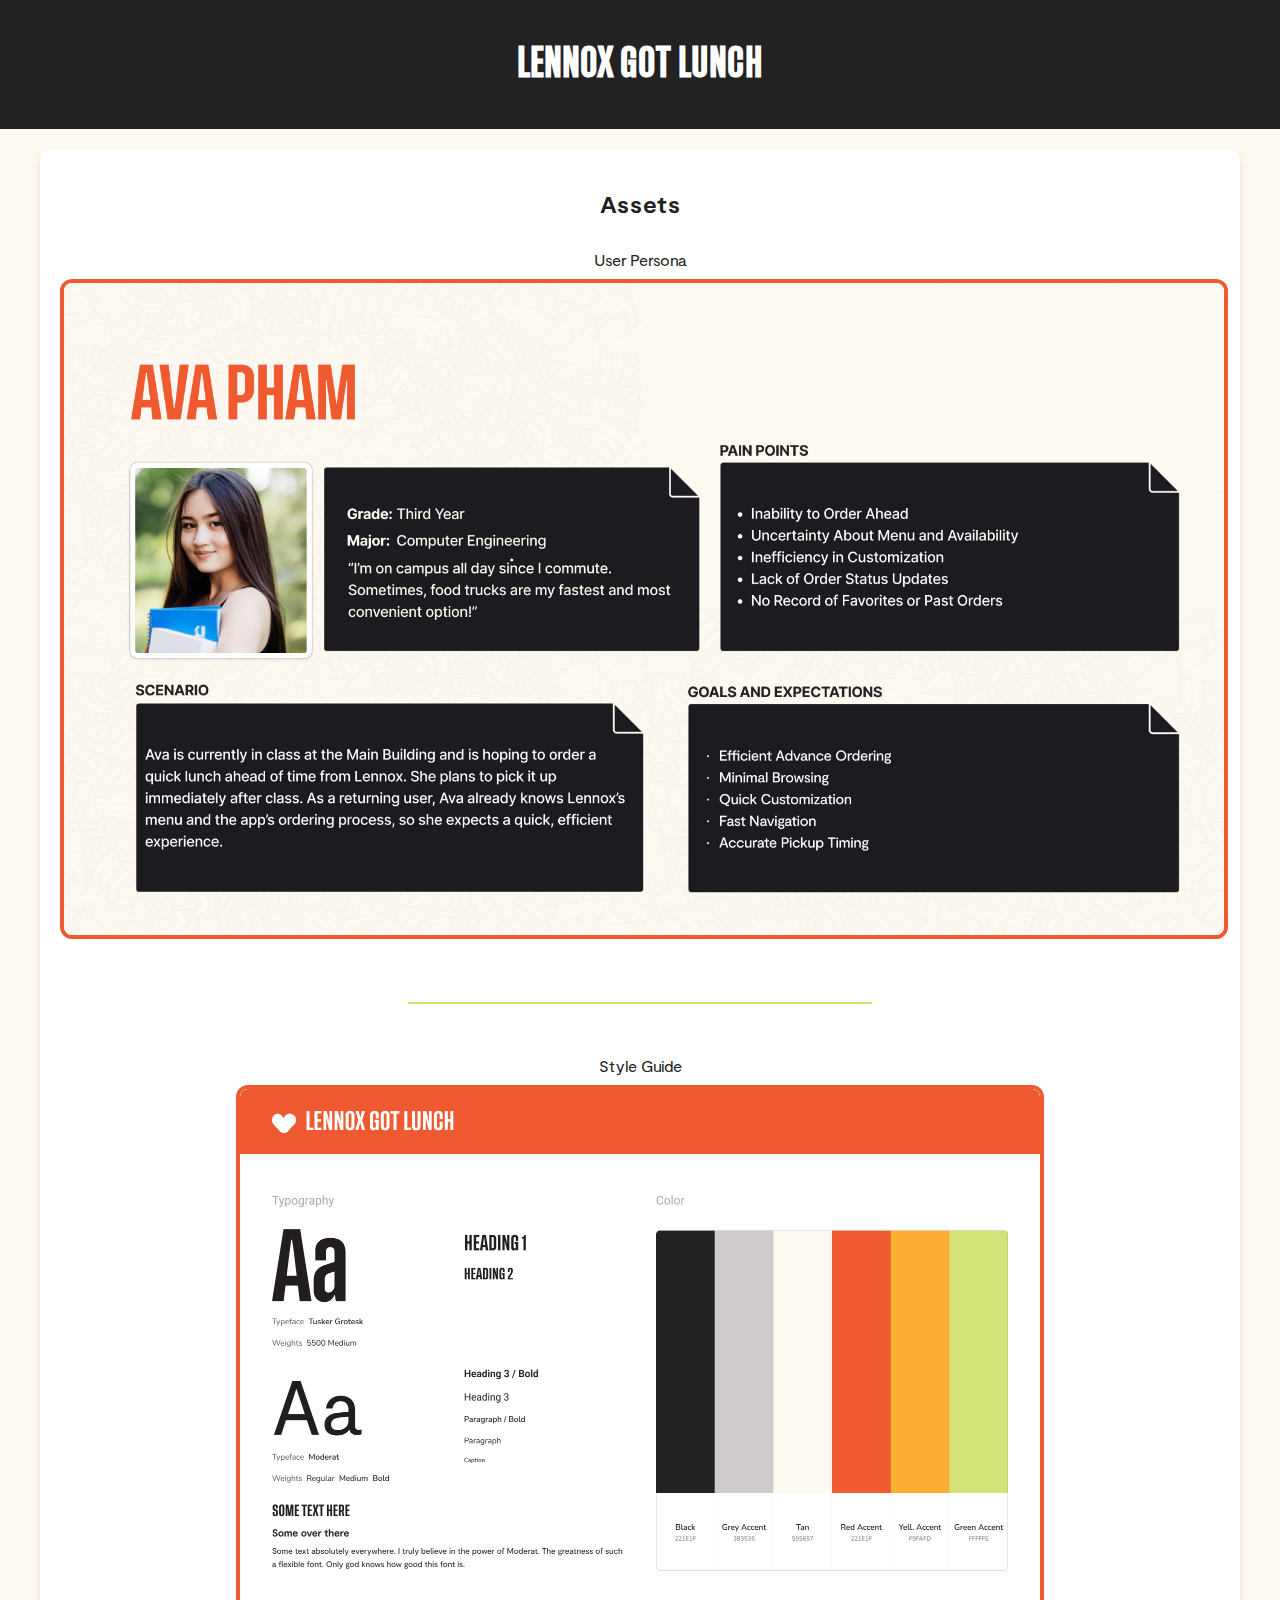
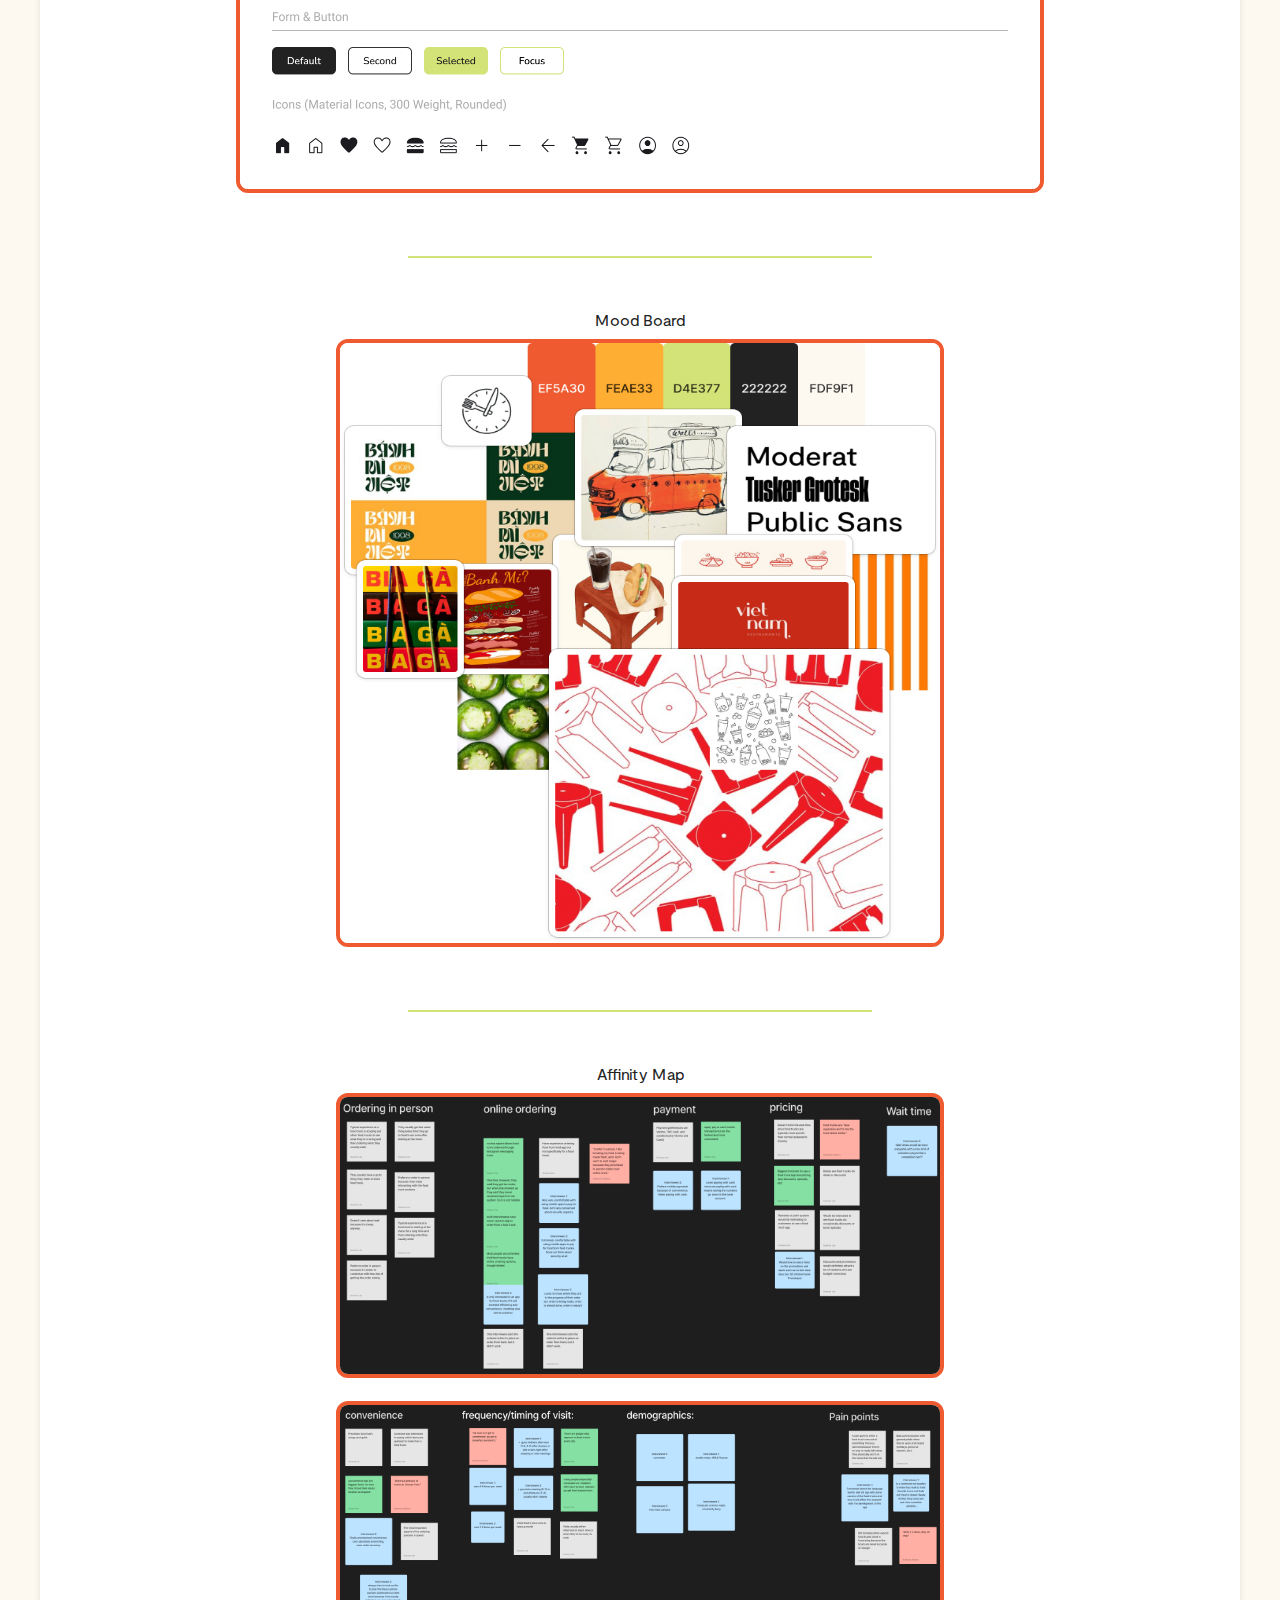
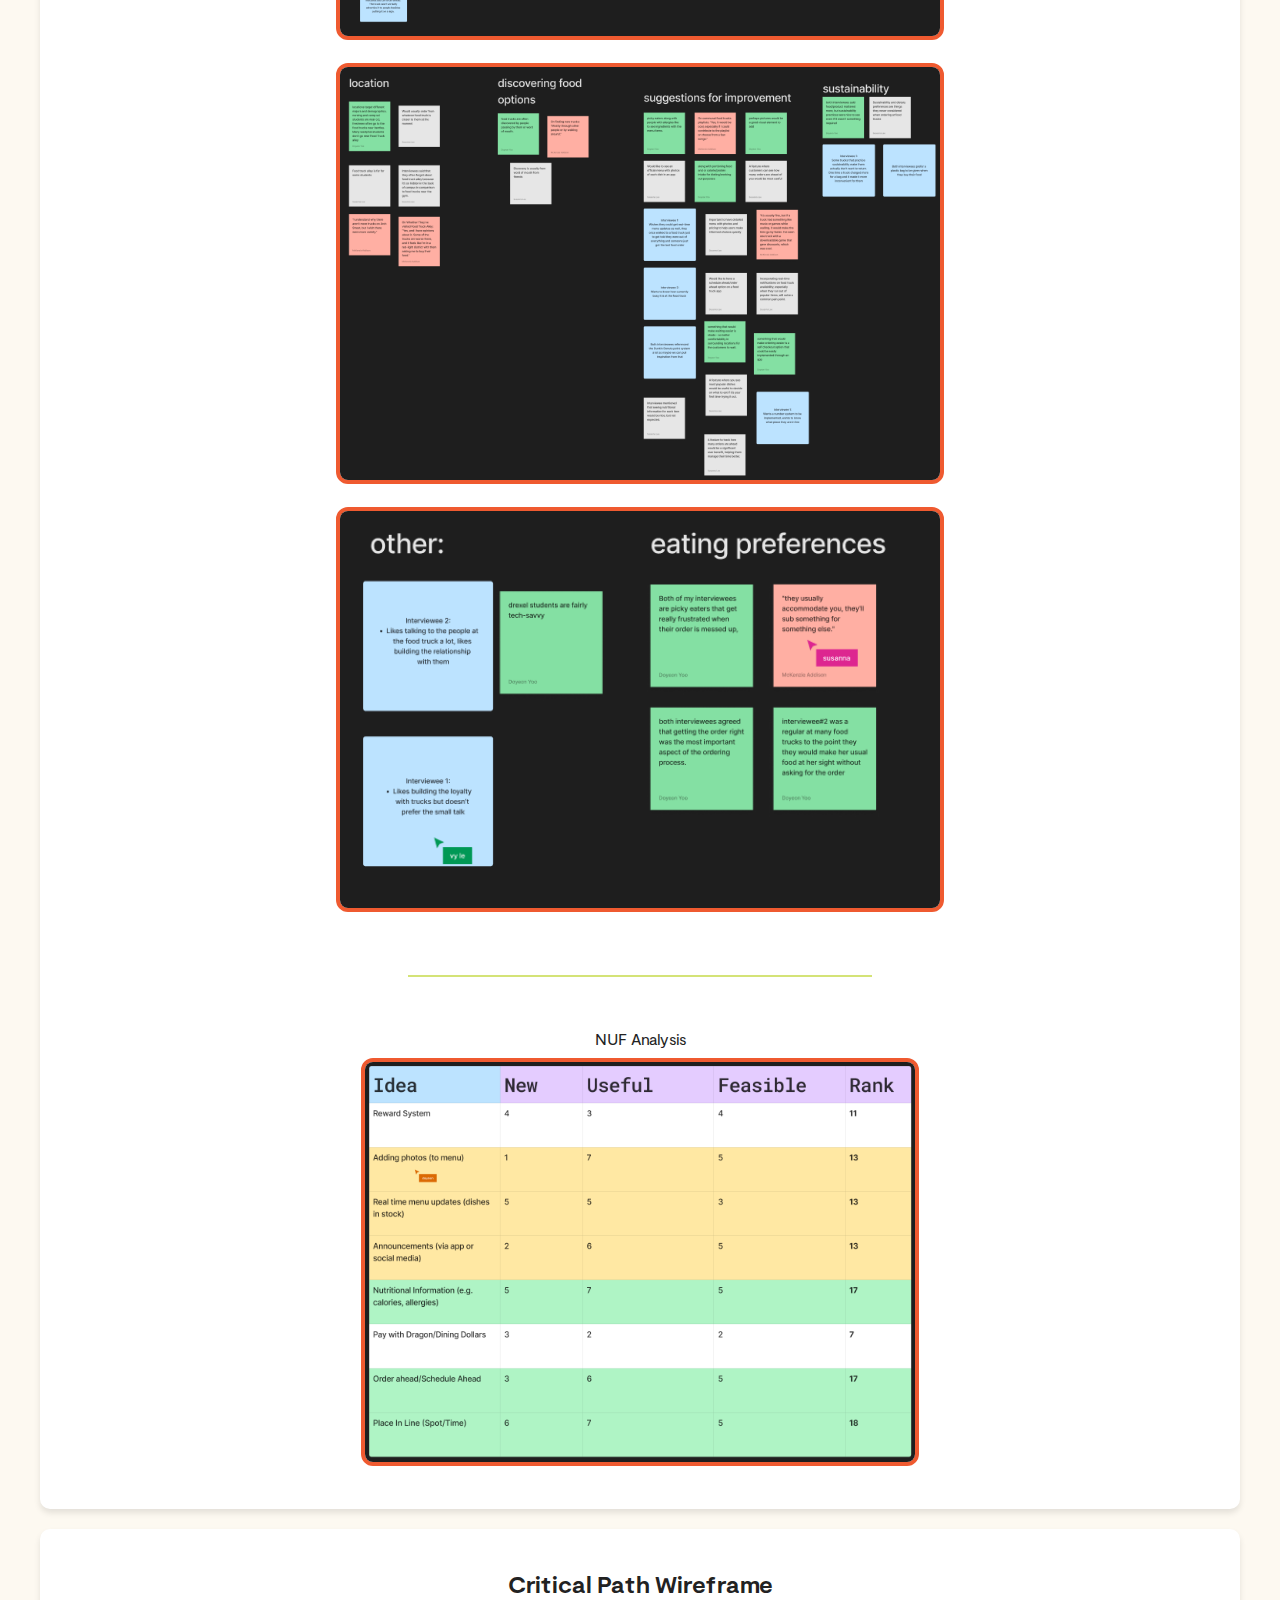
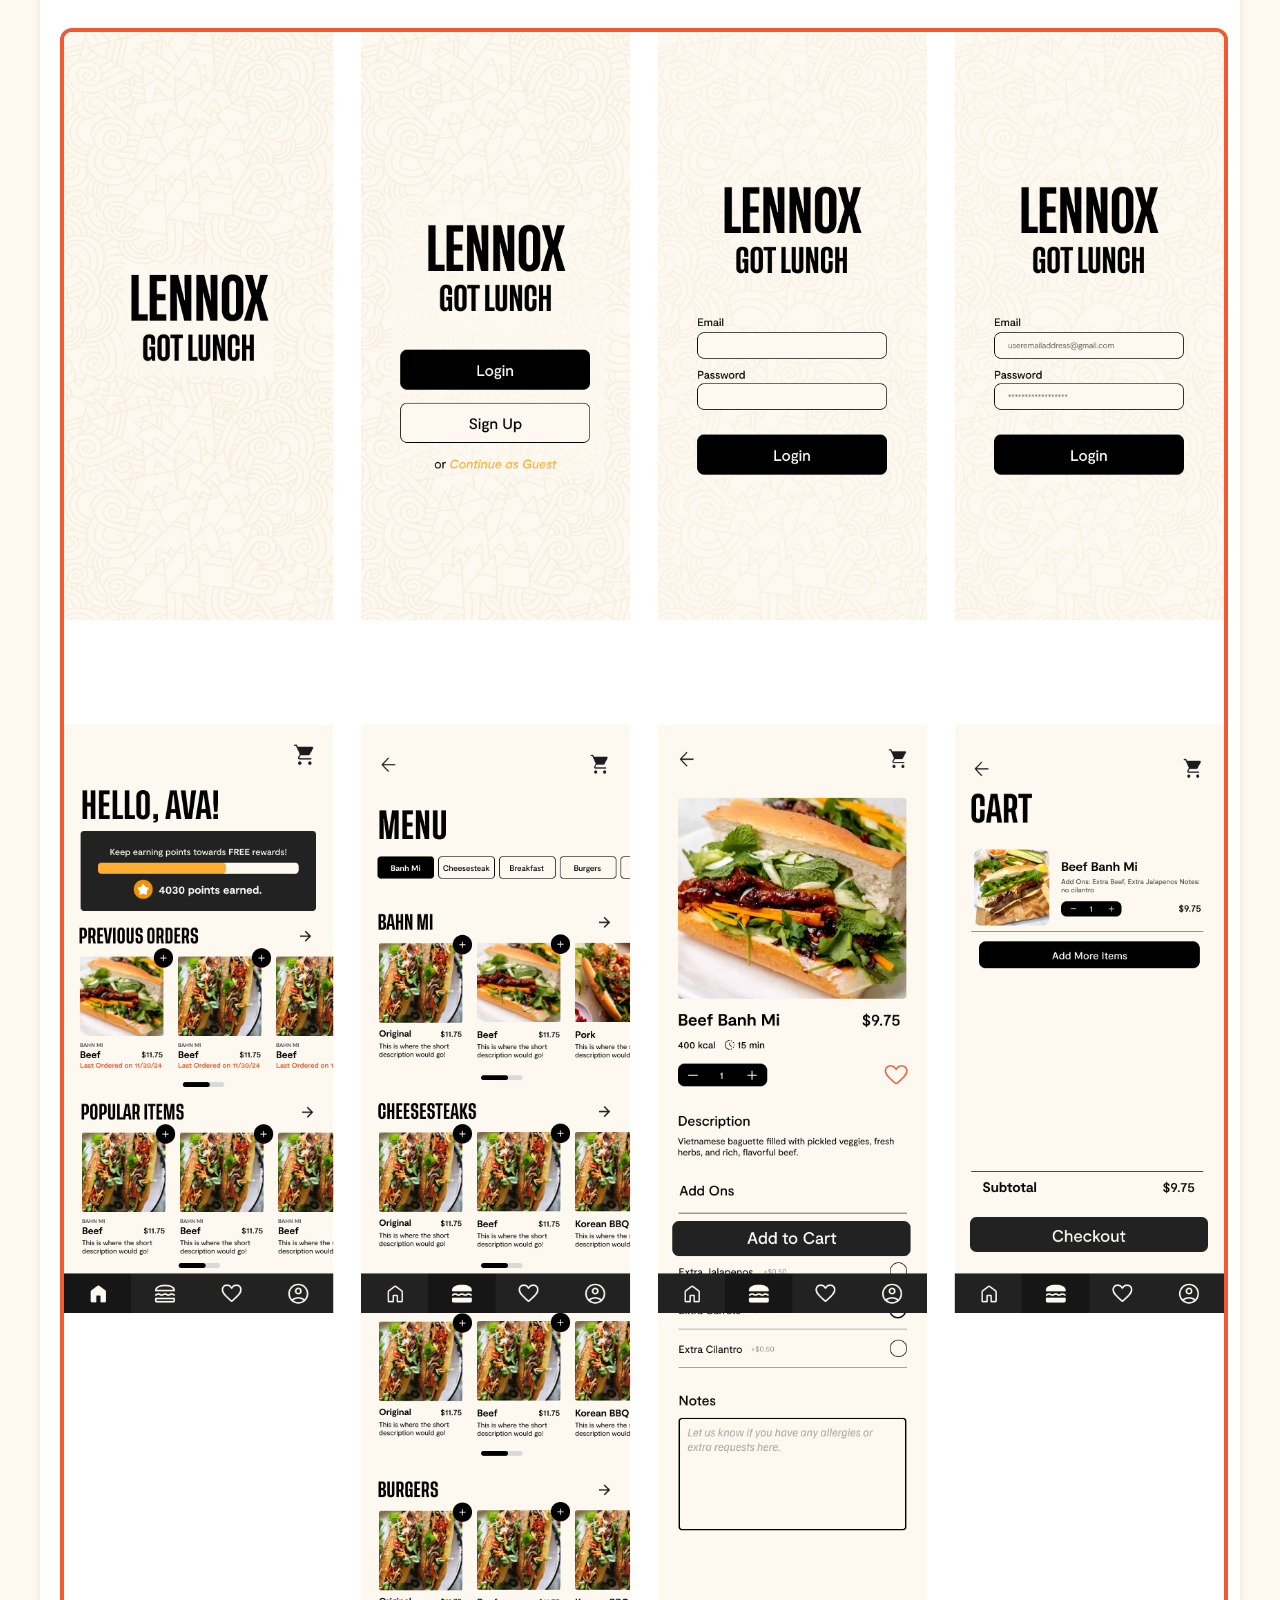
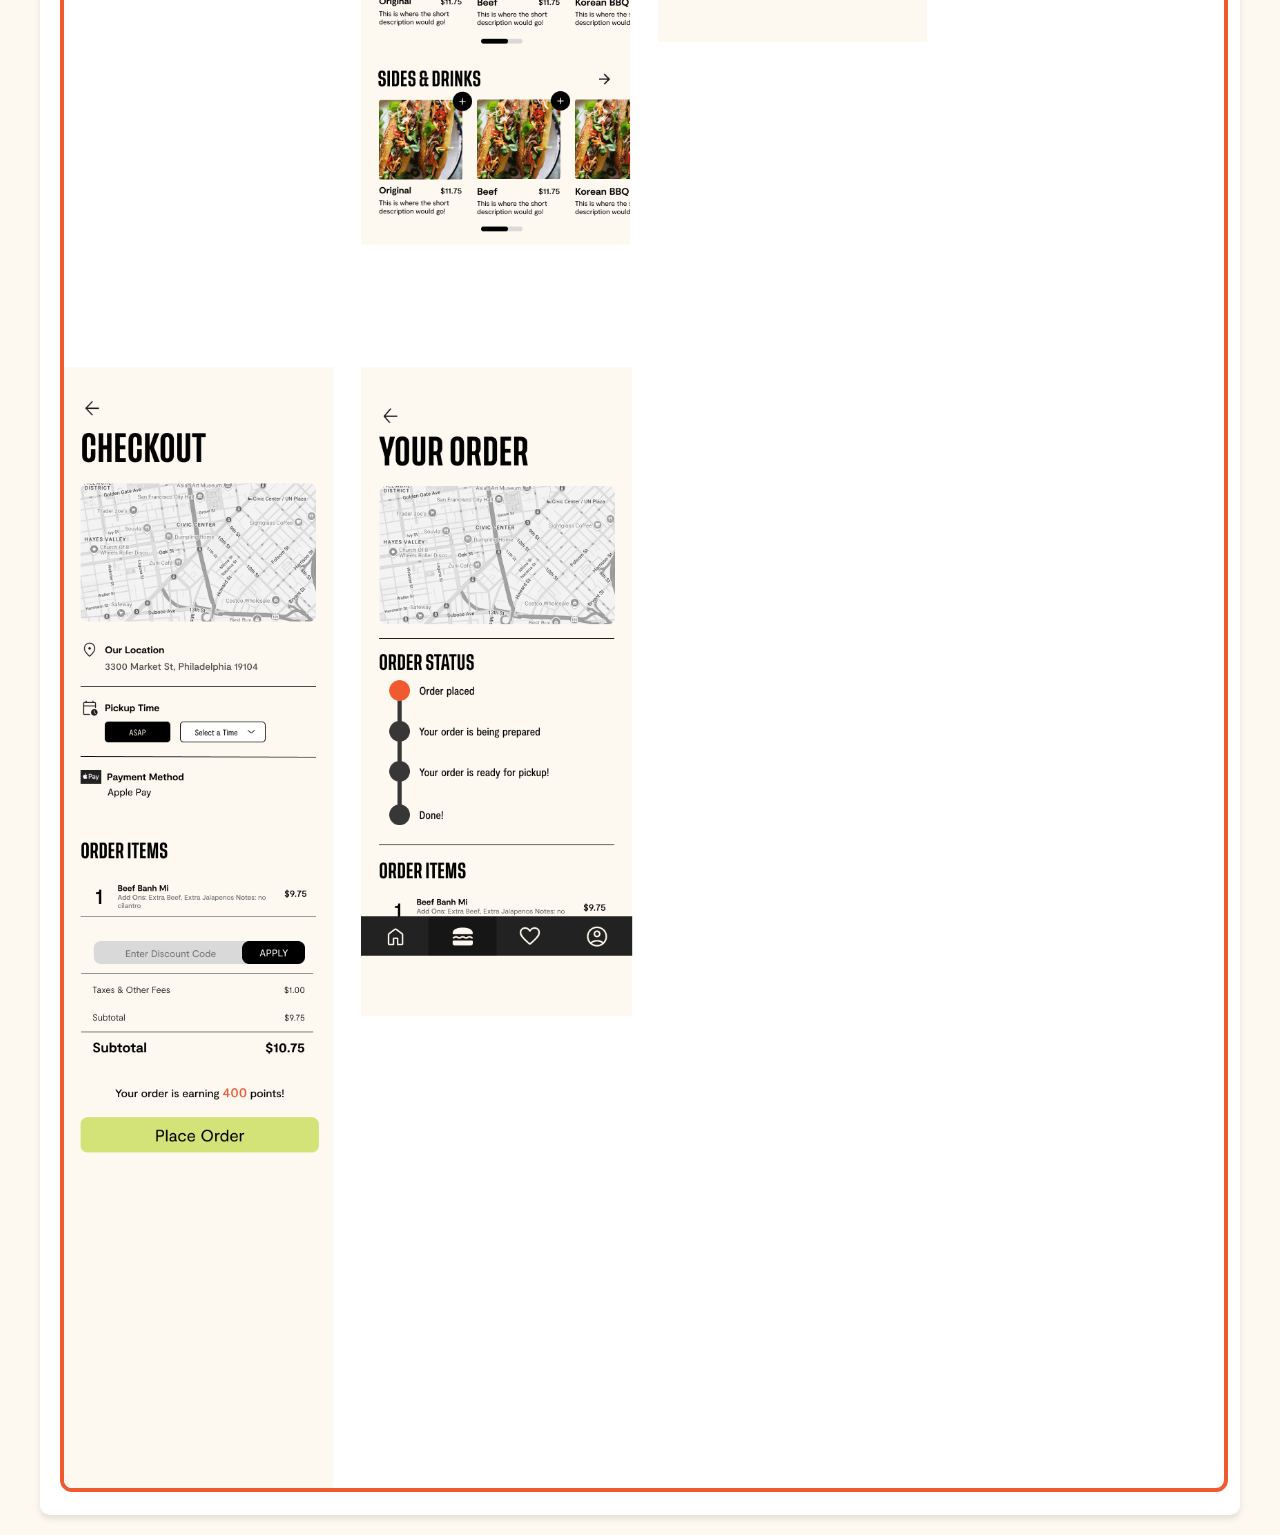
<file: assets.html>
<!DOCTYPE html>
<html lang="en">
<head>
    <meta charset="UTF-8">
    <meta name="viewport" content="width=device-width, initial-scale=1.0">

<!-- LINKS -->
    <link rel="stylesheet" href="index.css">
    <link rel="stylesheet" href="fonts/font-face.css">

<!-- FAVICON -->
    <link rel="icon" type="image/x-icon" href="images/lennox_white.png">

    <title>Lennox Got Lunch</title>
</head>
<body>

<!-- HEADER -->
    <header>
        <h1>LENNOX GOT LUNCH</h1>
    </header>

<!-- ASSETS CONTAINER -->
    <div class="container">
        <section>
            <h2>Assets</h2>

<!-- ASSETS ITEMS -->
            <div class="asset">
                <ul>User Persona</ul>
                <a href="https://www.figma.com/design/kOecy6mtuvX92kfvvtkqEE/Lennox-Got-Lunch-2%3A-Electric-Boogaloo?node-id=236-4&t=qQXBd7YAhxNYcbZg-1" target="_blank">
                <img src="images/user-persona.jpg" alt="User Persona">
                </a>
            </div>
    
            <div class="asset">
                <ul>Style Guide</ul>
                <a href="https://www.figma.com/design/kOecy6mtuvX92kfvvtkqEE/Lennox-Got-Lunch-2%3A-Electric-Boogaloo?node-id=236-6&t=qQXBd7YAhxNYcbZg-1" target="_blank">
                <img src="images/style-guide.jpg" alt="Style Guide">
                </a>
            </div>
    
            <div class="asset">
                <ul>Mood Board</ul>
                <a href="https://www.figma.com/design/kOecy6mtuvX92kfvvtkqEE/Lennox-Got-Lunch-2%3A-Electric-Boogaloo?node-id=236-17&t=qQXBd7YAhxNYcbZg-1" target="_blank">
                <img src="images/mood-board.jpg" alt="Mood Board">
                </a>
            </div>
    
            <div class="asset">
                <ul>Affinity Map</ul>
                <div class="affinity-images">
                    <a href="https://www.figma.com/design/kOecy6mtuvX92kfvvtkqEE/Lennox-Got-Lunch-2%3A-Electric-Boogaloo?node-id=236-11&t=qQXBd7YAhxNYcbZg-1" target="_blank">
                        <img src="images/affinity-map01.png" alt="Affinity Map Part 1">
                    </a>
                    <a href="https://www.figma.com/design/kOecy6mtuvX92kfvvtkqEE/Lennox-Got-Lunch-2%3A-Electric-Boogaloo?node-id=236-11&t=qQXBd7YAhxNYcbZg-1" target="_blank">
                        <img src="images/affinity-map02.png" alt="Affinity Map Part 2">
                    </a>
                    <a href="https://www.figma.com/design/kOecy6mtuvX92kfvvtkqEE/Lennox-Got-Lunch-2%3A-Electric-Boogaloo?node-id=236-11&t=qQXBd7YAhxNYcbZg-1" target="_blank">
                        <img src="images/affinity-map03.png" alt="Affinity Map Part 3">
                    </a>
                    <a href="https://www.figma.com/design/kOecy6mtuvX92kfvvtkqEE/Lennox-Got-Lunch-2%3A-Electric-Boogaloo?node-id=236-11&t=qQXBd7YAhxNYcbZg-1" target="_blank">
                        <img src="images/affinity-map04.png" alt="Affinity Map Part 4">
                    </a>
                </div>            
            </div>
    
            <div class="asset">
                <ul>NUF Analysis</ul>
                <a href="https://www.figma.com/design/kOecy6mtuvX92kfvvtkqEE/Lennox-Got-Lunch-2%3A-Electric-Boogaloo?node-id=236-13&t=qQXBd7YAhxNYcbZg-1" target="_blank">
                    <img src="images/nuf-analysis.png" alt="NUF Analysis">
                </a>
            </div>
    
        </section>
    </div>

<!-- WIREFRAME CONTAINER -->
    <div class="container">
        <section>
            <h2>Critical Path Wireframe</h2>
            <a href="https://www.figma.com/design/kOecy6mtuvX92kfvvtkqEE/Lennox-Got-Lunch-2%3A-Electric-Boogaloo?node-id=236-15&t=qQXBd7YAhxNYcbZg-1" target="_blank">
                <img src="images/critical-path.png" alt="Critical Path Wireframe">
             </a>
        </section>
    </div>
    
</body>
</html>
</file>
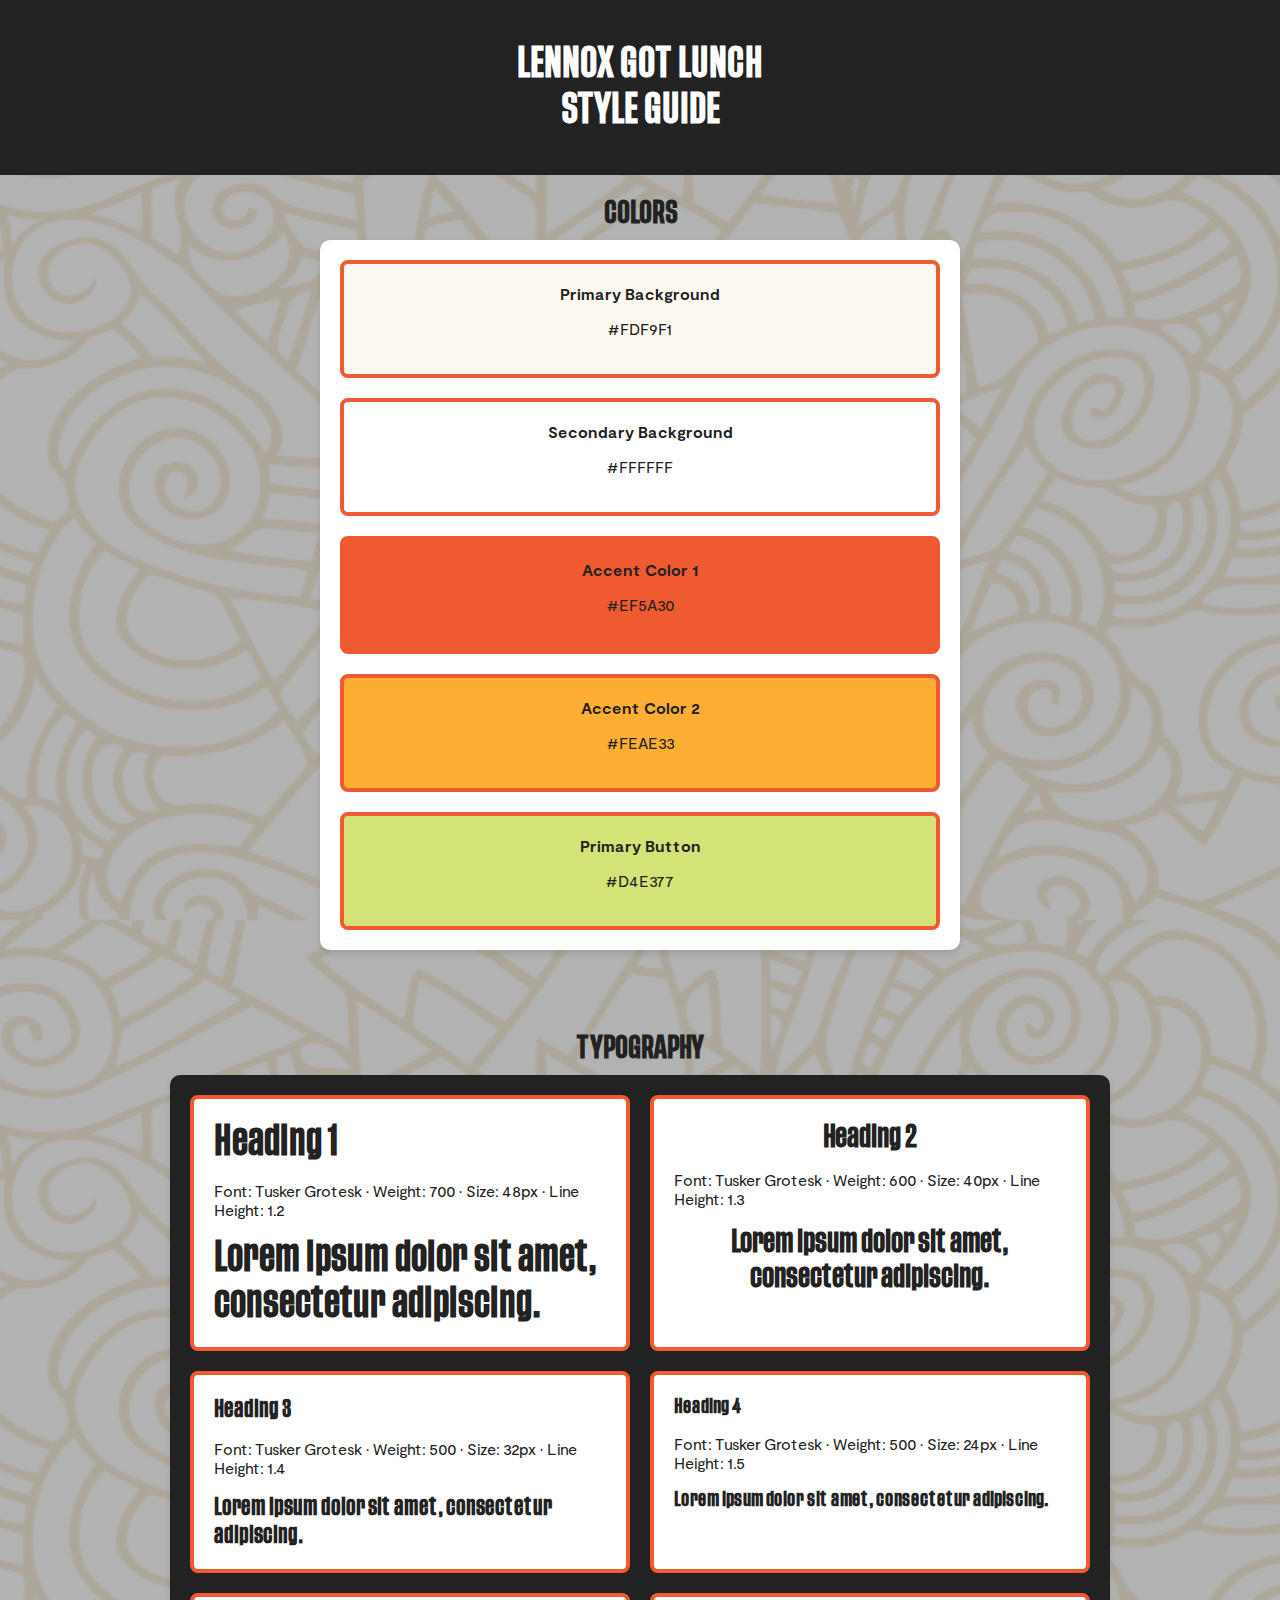
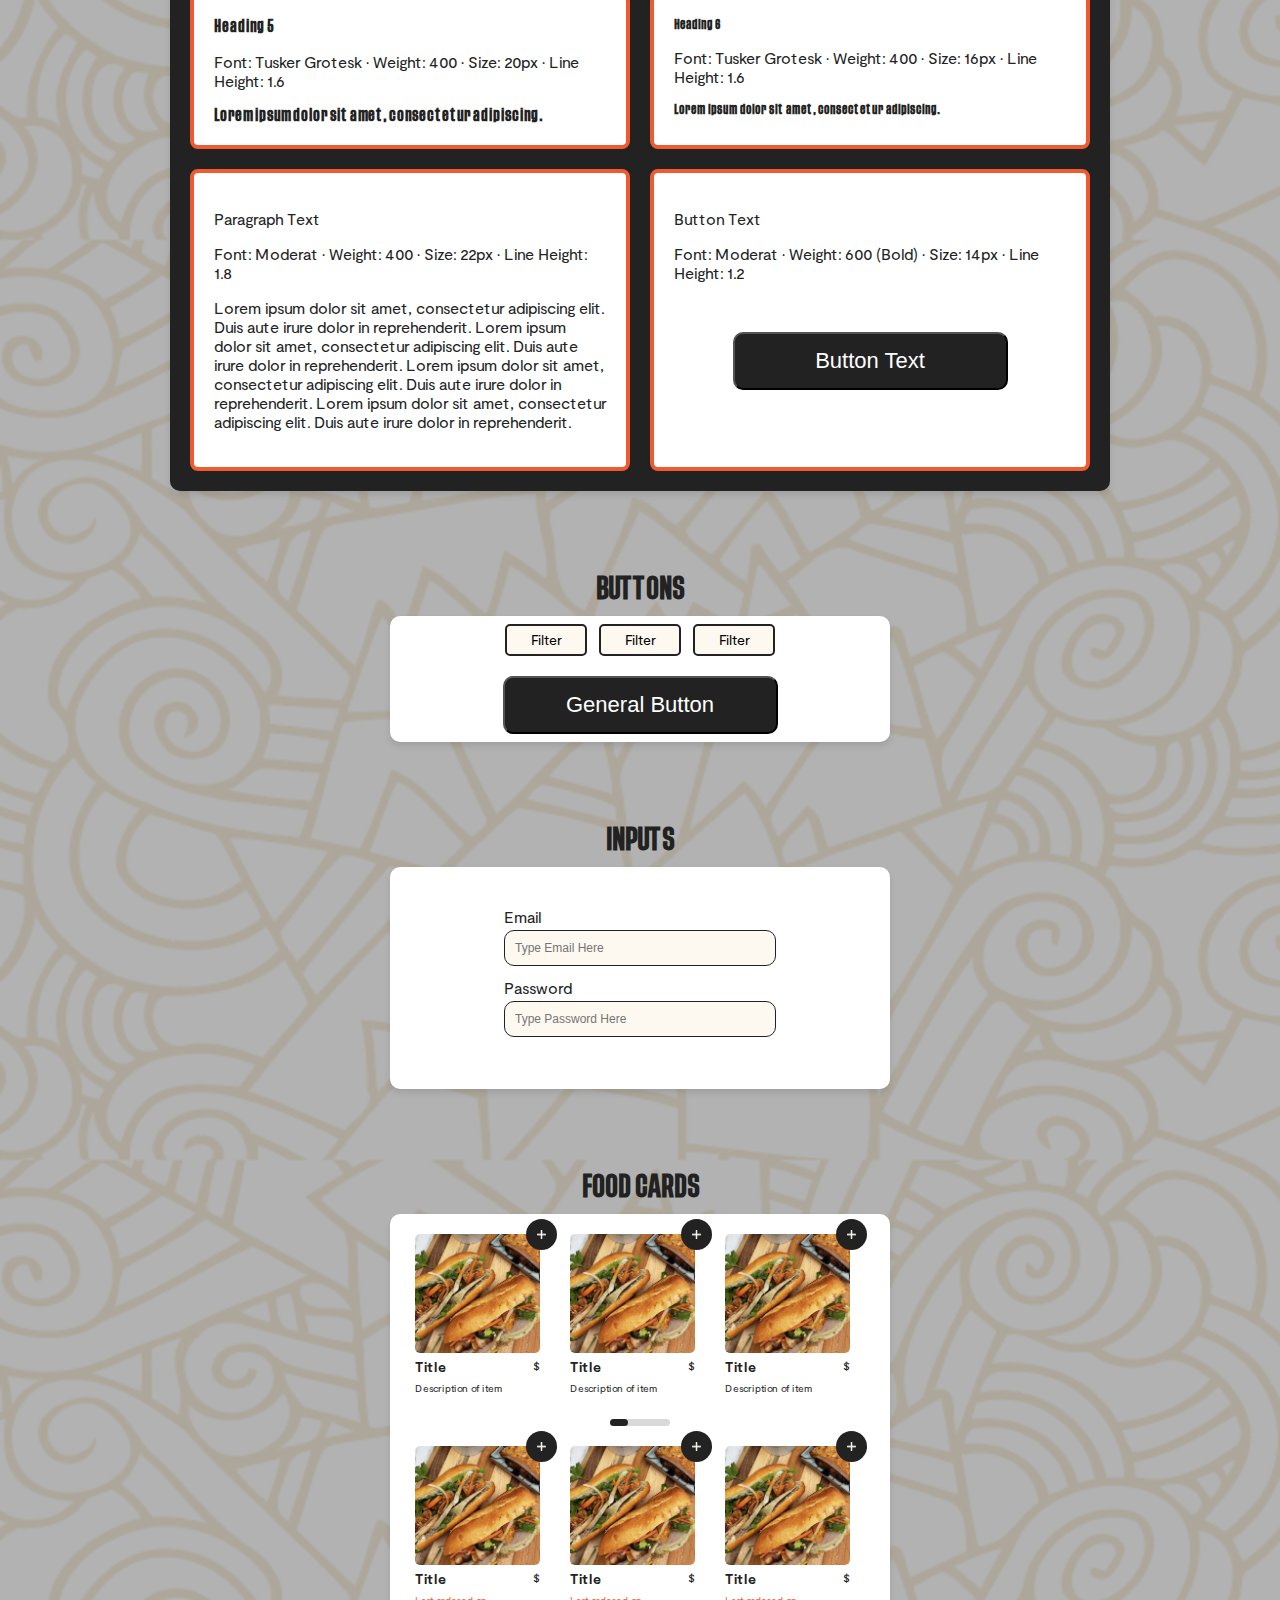
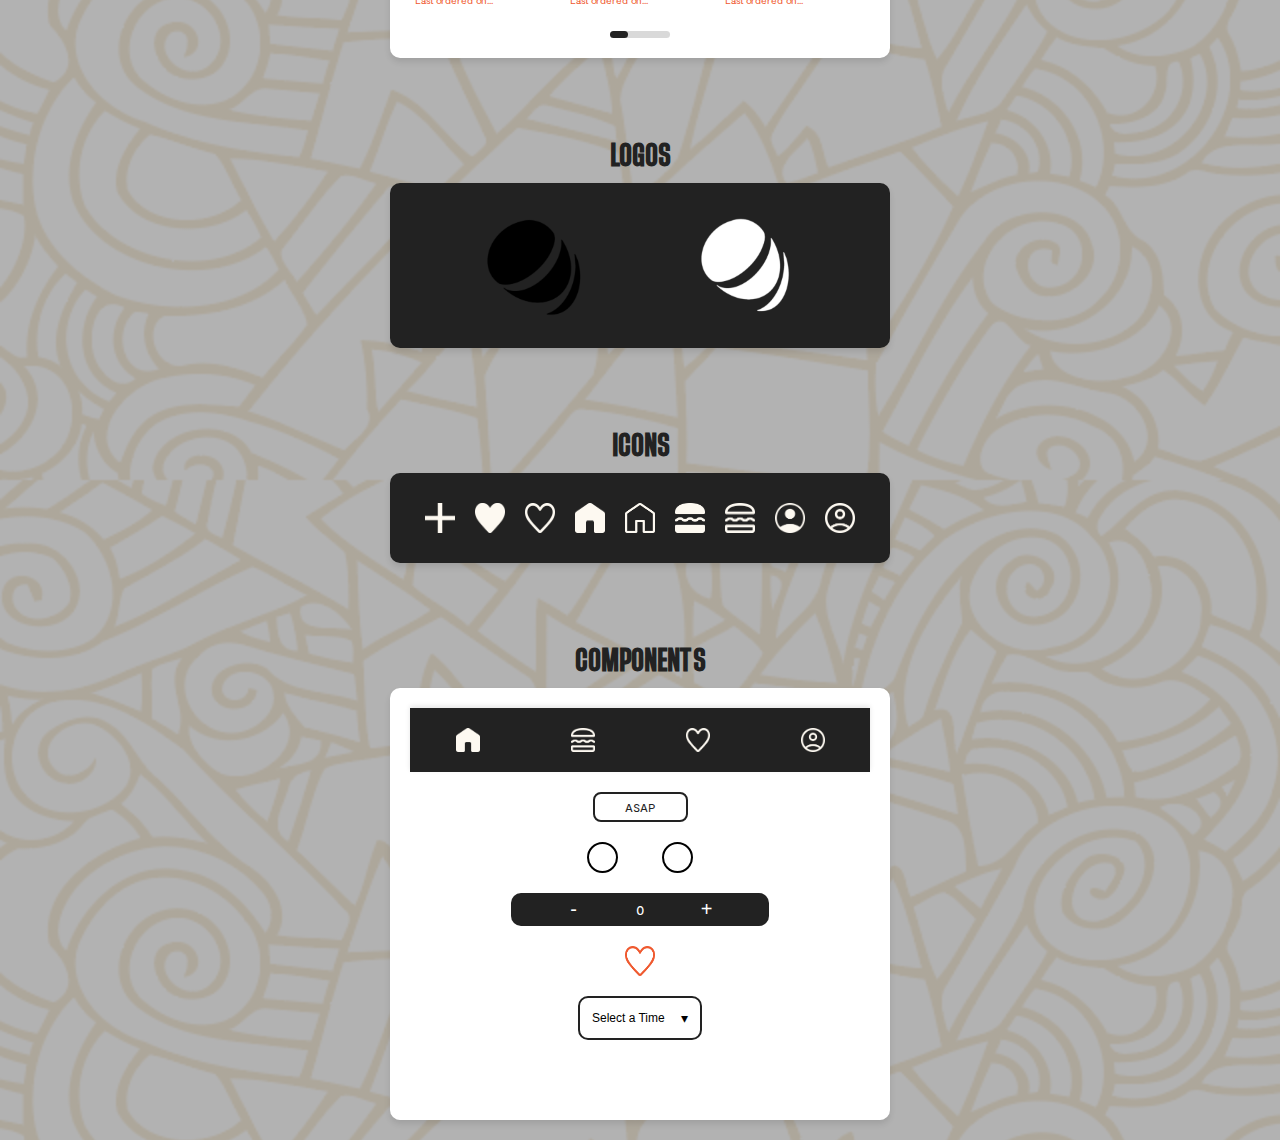
<file: style-guide.html>
<!DOCTYPE html>
<html lang="en">
<head>
    <meta charset="UTF-8">
    <meta name="viewport" content="width=device-width, initial-scale=1.0">

<!-- LINKS -->
    <link rel="stylesheet" href="style-guide.css">
    <link rel="stylesheet" href="fonts/font-face.css">

<!-- FAVICON -->
    <link rel="icon" type="image/x-icon" href="images/lennox_white.png">
    <title>Lennox Got Lunch</title>
</head>
<body>

<!-- HEADER -->
    <header>
        <h1>LENNOX GOT LUNCH<br>STYLE GUIDE</h1>
    </header>

<!-- COLORS SECTION -->
    <div class="container">
    <h2>COLORS</h2>
    <section class="colors-section">
            <div class="color-box primary-bg"><span>Primary Background</span><p>#FDF9F1</p></div>
            <div class="color-box secondary-bg"><span>Secondary Background</span><p>#FFFFFF</p></div>
            <div class="color-box accent-one"><span>Accent Color 1</span><p>#EF5A30</p></div>

            <div class="color-box accent-two"><span>Accent Color 2</span><p>#FEAE33</p></div>
            <div class="color-box button-color"><span>Primary Button</span><p>#D4E377</p></div>
    </section>

<!-- TYPOGRAPHY SECTION -->
    <h2>TYPOGRAPHY</h2>
    <section class="typography-section">
        <div class="typography-box">
            <h1>Heading 1</h1>
            <p class="details">Font: Tusker Grotesk • Weight: 700 • Size: 48px • Line Height: 1.2</p>
            <h1>Lorem ipsum dolor sit amet, consectetur adipiscing.</h1>
        </div>

        <div class="typography-box">
            <h2>Heading 2</h2>
            <p class="details">Font: Tusker Grotesk • Weight: 600 • Size: 40px • Line Height: 1.3</p>
            <h2>Lorem ipsum dolor sit amet, consectetur adipiscing.</h2>            
        </div>

        <div class="typography-box">
            <h3>Heading 3</h3>
            <p class="details">Font: Tusker Grotesk • Weight: 500 • Size: 32px • Line Height: 1.4</p>
            <h3>Lorem ipsum dolor sit amet, consectetur adipiscing.</h3>               
        </div>

        <div class="typography-box">
            <h4>Heading 4</h4>
            <p class="details">Font: Tusker Grotesk • Weight: 500 • Size: 24px • Line Height: 1.5</p>
            <h4>Lorem ipsum dolor sit amet, consectetur adipiscing.</h4>               
        </div>

        <div class="typography-box">
            <h5>Heading 5</h5>
            <p class="details">Font: Tusker Grotesk • Weight: 400 • Size: 20px • Line Height: 1.6</p>
            <h5>Lorem ipsum dolor sit amet, consectetur adipiscing.</h5>        
        </div>

        <div class="typography-box">
            <h6>Heading 6</h6>
            <p class="details">Font: Tusker Grotesk • Weight: 400 • Size: 16px • Line Height: 1.6</p>
            <h6>Lorem ipsum dolor sit amet, consectetur adipiscing.</h6>        
        </div>

        <div class="typography-box">
            <p class="paragraph">Paragraph Text</p>
            <p class="details">Font: Moderat • Weight: 400 • Size: 22px • Line Height: 1.8</p>
            <p>Lorem ipsum dolor sit amet, consectetur adipiscing elit. Duis aute irure dolor in reprehenderit. Lorem ipsum dolor sit amet, consectetur adipiscing elit. Duis aute irure dolor in reprehenderit. Lorem ipsum dolor sit amet, consectetur adipiscing elit. Duis aute irure dolor in reprehenderit. Lorem ipsum dolor sit amet, consectetur adipiscing elit. Duis aute irure dolor in reprehenderit.</p>
        </div>

        <div class="typography-box">
            <p class="paragraph">Button Text</p>
            <p class="details">Font: Moderat • Weight: 600 (Bold) • Size: 14px • Line Height: 1.2</p>
            <button class="sample-button">Button Text</button>
        </div>
    </section>
    
<!-- BUTTONS SECTION -->
    <h2>BUTTONS</h2>
    <section class="buttons-section">
        <div class="filter-buttons-wrapper">
            <button class="filter-button">Filter</button>
            <button class="filter-button">Filter</button>
            <button class="filter-button">Filter</button>
        </div>
        <button class="general-button">General Button</button>
    </section>

<!-- INPUTS SECTION -->
    <h2>INPUTS</h2>
    <section class="inputs-section">
        <div class="login-container">
            <form action="login.php" method="POST">
                <label for="email" class="login-text">Email</label>
                <input type="email" id="email" name="email" placeholder="Type Email Here" required>

                <label for="password" class="login-text">Password</label>
                <input type="password" id="password" name="password" placeholder="Type Password Here" required>
            </form>
        </div>
    </section>

<!-- FOOD CARDS -->
    <h2>FOOD CARDS</h2>
    <section class="cards-section">
        <div class="orders-container scroll-container">
            <div class="order-item">
                <img src="images/placeholder.png" alt="Popular item placeholder">
                <div class="add-icon">
                    <img src="icons/add-icon.png" alt="Add item to order">
                </div>
                <div class="item-info">
                    <h3>Title</h3>
                    <p class="price">$</p>
                </div>
                <p>Description of item</p>
            </div>
            <div class="order-item">
                <img src="images/placeholder.png" alt="Popular item placeholder">
                <div class="add-icon">
                    <img src="icons/add-icon.png" alt="Add item to order">
                </div>
                <div class="item-info">
                    <h3>Title</h3>
                    <p class="price">$</p>
                </div>
                <p>Description of item</p>
            </div>
            <div class="order-item">
                <img src="images/placeholder.png" alt="Popular item placeholder">
                <div class="add-icon">
                    <img src="icons/add-icon.png" alt="Add item to order">
                </div>
                <div class="item-info">
                    <h3>Title</h3>
                    <p class="price">$</p>
                </div>
                <p>Description of item</p>
            </div>
        </div>
        <div class="scroll-indicator">
            <div class="scroll-fill"></div>
        </div>

        <div class="orders-container last-ordered-container">
            <div class="order-item">
                <img src="images/placeholder.png" class="food-image" alt="Food placeholder image">
                <div class="add-icon">
                    <img src="icons/add-icon.png" alt="Add item to order">
                </div>
                <div class="item-info">
                    <h3>Title</h3>
                    <p class="price">$</p>
                </div>
                <p class="last-order">Last ordered on...</p>
            </div>
            <div class="order-item">
                <img src="images/placeholder.png" class="food-image" alt="Food placeholder image">
                <div class="add-icon">
                    <img src="icons/add-icon.png" alt="Add item to order">
                </div>
                <div class="item-info">
                    <h3>Title</h3>
                    <p class="price">$</p>
                </div>
                <p class="last-order">Last ordered on...</p>
            </div>
            <div class="order-item">
                <img src="images/placeholder.png" class="food-image" alt="Food placeholder image">
                <div class="add-icon">
                    <img src="icons/add-icon.png" alt="Add item to order">
                </div>
                <div class="item-info">
                    <h3>Title</h3>
                    <p class="price">$</p>
                </div>
                <p class="last-order">Last ordered on...</p>
            </div>
        </div>
        <div class="scroll-indicator">
            <div class="scroll-fill"></div>
        </div>
    </section>

<!-- LOGOS -->
    <h2>LOGOS</h2>
    <section class="logos-section">
        <img src="images/logos/lennox_black.png" alt="Logo" class="logos-img">
        <img src="images/logos/lennox_white.png" alt="Logo" class="logos-img2">
    </section>

<!-- ICONS -->
    <h2>ICONS</h2>
    <section class="icons-section">
        <img src="icons/add-icon.png" alt="Icon" class="icon-img">
        <img src="icons/heart-filled-icon.png" alt="Icon" class="icon-img">
        <img src="icons/heart-icon.png" alt="Icon" class="icon-img">
        <img src="icons/home-filled-icon.png" alt="Icon" class="icon-img">
        <img src="icons/home-icon.png" alt="Icon" class="icon-img">
        <img src="icons/menu-filled-icon.png" alt="Icon" class="icon-img">
        <img src="icons/menu-icon.png" alt="Icon" class="icon-img">
        <img src="icons/profile-filled-icon.png" alt="Icon" class="icon-img">
        <img src="icons/profile-icon.png" alt="Icon" class="icon-img">
    </section>

<!-- COMPONENTS -->
    <h2>COMPONENTS</h2>
    <section class="components-section">
        <!-- FOOTER -->
        <nav class="footer-nav">
            <img src="icons/home-filled-icon.png" alt="Home" aria-label="Go to homepage">
            <img src="icons/menu-icon.png" alt="Menu" aria-label="View the menu">
            <img src="icons/heart-icon.png" alt="Favorites" aria-label="Go to favorites">
            <img src="icons/profile-icon.png" alt="Profile" aria-label="View profile">
        </nav>

        <!-- ASAP BUTTON -->
        <button id="asapButton" class="asap-button">ASAP</button>

        <!-- RED & GREEN BUTTONS -->
        <div class="button-row">
            <button id="circleButton" class="circle-icon"></button>
            <button id="circleButton2" class="circle-icon2"></button>
        </div>

        <!-- ITEM COUNT BUTTON -->
        <div class="counter-container">
            <button id="decreaseBtn" class="counter-button">-</button>
            <span id="counterValue">0</span>
            <button id="increaseBtn" class="counter-button">+</button>
        </div>

        <!-- HEART BUTTON -->
        <button id="heartButton" class="heart-button">
            <img id="heartIcon" src="icons/heart-colored-icon.png" alt="Heart Icon">
        </button>   
        
        <!-- DROPDOWN BUTTON -->
        <div class="dropdown">
            <button id="dropdownButton" class="dropdown-button">
                Select a Time <span class="arrow">&#9662;</span>
            </button>
            <ul id="dropdownMenu" class="dropdown-menu">
                <li class="dropdown-item">Select a Time</li>
                <li class="dropdown-item">ASAP</li>
                <li class="dropdown-item">1:00 PM - 1:30 PM</li>
                <li class="dropdown-item">1:30 PM - 2:00 PM</li>
                <li class="dropdown-item">2:00 PM - 2:30 PM</li>
            </ul>
        </div>
    </section>

<!-- SCRIPT -->
<script src="index.js"></script>
</body>
</html>
</file>
<file: index.css>
/* ------------------------------------------ */
/* COLORS */
:root {
    --primary-bg-color: #FDF9F1;
    --secondary-bg-color: #FFF;
    --primary-font-color: #222222;
    --primary-button-color: #D4E377;
    --accent-color-one: #EF5A30;
    --accent-color-two: #FEAE33;
}

/* ------------------------------------------ */
/* GENERAL STYLES */
body {
    margin: 0;
    font-family: 'Moderat';
    background-color: var(--primary-bg-color);
    color: var(--primary-font-color);
}

header {
    font-family: 'Tusker Grotesk';
    font-weight: 500;
    text-align: center;
    padding: 20px 0;
    background-color: var(--primary-font-color);
    color: var(--secondary-bg-color);
}

/* ------------------------------------------ */
/* LANDING PAGE */
.container {
    max-width: 1200px;
    margin: 20px auto;
    padding: 0 20px;
}

/* ------------------------------------------ */
/* TEAM SECTION */
.team-section {
    display: flex;
    flex-direction: column;
    justify-content: space-evenly; 
}

.row-1,
.row-2 {
    display: flex;
    flex-wrap: wrap;
    flex-direction: row;
    justify-content: space-evenly; 
}

.row-2 {
    gap: 105px; 
}

.team-member {
    text-align: center;
}

.team-member img {
    width: 250px !important;
    height: 250px !important;
    border-radius: 10px;
    object-fit: cover;
}

/* ------------------------------------------ */
/* TEAM ROLES & TEAM LINKS */
.sections-row {
    display: flex;
    flex-wrap: wrap;
    gap: 20px;
    justify-content: space-between;
    margin-top: 40px; 
}

section {
    flex: 1 1 45%; 
    background-color: var(--secondary-bg-color);
    padding: 20px;
    border-radius: 10px;
    box-shadow: 0 4px 6px rgba(0, 0, 0, 0.1);
}

section h2 {
    text-align: center;
    font-family: 'Moderat', sans-serif;
    font-weight: bold;
    font-family: 'Moderat', sans-serif; 
    margin-bottom: 20px;
}

ul {
    list-style: disc; 
    padding-left: 20px; 
    margin: 0;
}

li {
    margin: 10px 0;
    text-align: left; 
}

a {
    color: var(--accent-color-one);
    text-decoration: none;
}

a:hover {
    color: var(--accent-color-two);
}

/* ------------------------------------------ */
/* RESPONSIVENESS */
@media (max-width: 900px), (max-width: 768px), (max-width: 600px) {
    .row-2 {
        gap: 0px;
        justify-content: space-evenly;
    }
}

/* ------------------------------------------ */
/* ASSETS PAGE */
.asset {
    display: flex;
    flex-direction: column;
    justify-content: center;
    margin-bottom: 20px;
    text-align: center;
    max-width: 100%; 
}

.asset ul {
    list-style: none;
    padding: 0;
    font-size: 16px;
    margin-top: 12px;
}

.asset img {
    align-self: center; 
    max-width: 100%;
    border-radius: 12px;
    border: 4px solid var(--accent-color-one);
    margin-top: 10px;
}

.asset:nth-child(3) img {
    width: 800px; 
    height: 700px;
}

.asset:nth-child(4) img {
    width: 600px; 
    height: 600px;
}

.asset:nth-child(6) img {
    width: 550px; 
    height: 400px; 
}

.asset:not(:last-child)::after {
    content: "";
    display: block;
    width: 40%; 
    height: 2px; 
    background-color: var(--primary-button-color); 
    margin: 20px auto; 
    margin-top: 60px;
}

.affinity-images {
    display: flex;
    flex-direction: column; 
    align-items: center; 
    gap: 10px; 
}

.affinity-images img {
    width: 600px; 
    height: auto; 
    border-radius: 12px;
    border: 4px solid var(--accent-color-one);
}

/* ------------------------------------------ */
/* WIREFRAME CONTAINER */
.container section img {
    max-width: 100%;
    height: auto;
    border-radius: 12px;
    border: 4px solid var(--accent-color-one);
    margin-top: 10px;
}

/* ------------------------------------------ */
/* RESPONSIVENESS */
@media (max-width: 760px) {
    .asset:nth-child(1) img {
        max-width: 400px;
        height: auto;
        object-fit: contain;
    }

    .asset:nth-child(3) img {
        max-width: 400px;
        max-height: 350px;
    }

    .asset:nth-child(4) img {
        max-width: 400px;
        max-height: 400px;
    }

    .asset:nth-child(6) img {
        max-width: 100%; 
        height: 300px; 
    }
}
</file>
<file: fonts/font-face.css>
@font-face {
    font-family: 'Tusker Grotesk';
    src: url('TuskerGrotesk-5500Medium.ttf') format('truetype');
    font-weight: 500;
    font-style: normal;
    font-display: swap;
}

@font-face {
    font-family: 'Moderat';
    src: url('Moderat-Bold-Italic.ttf') format('truetype');
    font-weight: bold;
    font-style: italic;
    font-display: swap;
}

@font-face {
    font-family: 'Moderat';
    src: url('Moderat-Medium-Italic.ttf') format('truetype');
    font-weight: 500;
    font-style: italic;
    font-display: swap;
}

@font-face {
    font-family: 'Moderat';
    src: url('Moderat-Bold.ttf') format('truetype');
    font-weight: bold;
    font-style: normal;
    font-display: swap;
}

@font-face {
    font-family: 'Moderat';
    src: url('Moderat-Regular-Italic.ttf') format('truetype');
    font-weight: 500;
    font-style: italic;
    font-display: swap;
}

@font-face {
    font-family: 'Moderat';
    src: url('Moderat-Medium.ttf') format('truetype');
    font-weight: 500;
    font-style: normal;
    font-display: swap;
}

@font-face {
    font-family: 'Moderat';
    src: url('Moderat-Regular.ttf') format('truetype');
    font-weight: normal;
    font-style: normal;
    font-display: swap;
}
</file>
<file: style-guide.css>
/* ------------------------------------------ */
/* COLORS */
:root {
    --primary-bg-color: #FDF9F1;
    --secondary-bg-color: #FFF;
    --primary-font-color: #222222;
    --primary-button-color: #D4E377;
    --accent-color-one: #EF5A30;
    --accent-color-two: #FEAE33;
}

/* ------------------------------------------ */
/* GENERAL STYLES */
body {
    margin: 0;
    font-family: 'Moderat', sans-serif;
    background: linear-gradient(rgba(0, 0, 0, 0.3), rgba(0, 0, 0, 0.3)),
                url('images/background-pattern.png'); 
    background-size: contain; 
    background-repeat: repeat; 
    color: var(--primary-font-color);
}

header {
    font-family: 'Tusker Grotesk', sans-serif;
    font-weight: 500;
    text-align: center;
    padding: 20px 0;
    background-color: var(--primary-font-color);
    color: var(--secondary-bg-color);
}

section {
    background-color: var(--secondary-bg-color);
    padding: 20px;
    margin-bottom: 60px;
    border-radius: 10px;
    box-shadow: 0 4px 6px rgba(0, 0, 0, 0.1);
}

h2 {
    text-align: center;
    width: 100%; 
    margin-bottom: 10px;
    font-family: 'Tusker Grotesk', sans-serif;
}

.container {
    max-width: 1200px;
    margin: 20px auto;
    padding: 0 20px;
}

/* ------------------------------------------ */
/* GENERAL SECTION STYLES */
.colors-section,
.typography-section,
.buttons-section,
.inputs-section,
.cards-section,
.logos-section,
.icons-section {
    margin-bottom: 80px !important;
}

.buttons-section,
.inputs-section,
.cards-section,
.logos-section,
.icons-section,
.components-section {
    max-width: 500px; 
    width: 100%;
    margin: 0 auto; 
    padding: 20px; 
    border-radius: 10px;
    box-sizing: border-box; 
}

.buttons-section,
.inputs-section,
.cards-section,
.logos-section,
.components-section {
    display: flex;
    flex-direction: column;
    align-items: center;
    justify-content: center;
}

/* ------------------------------------------ */
/* COLORS SECTION */
.colors-section {
    display: flex;
    flex-direction: column;
    gap: 20px;
    max-width: 600px;
    margin: auto;
}

.color-box {
    flex: 1;
    display: flex;
    flex-direction: column;
    align-items: center;
    justify-content: center;
    text-align: center;
    font-weight: bold;
    color: var(--primary-font-color);
    padding: 20px;
    border-radius: 8px;
    border: 4px solid var(--accent-color-one);
}

.color-box p {
    font-weight: normal;
}

.primary-bg { background-color: var(--primary-bg-color); }
.secondary-bg { background-color: var(--secondary-bg-color); }
.accent-one { background-color: var(--accent-color-one); }
.accent-two { background-color: var(--accent-color-two); }
.button-color { background-color: var(--primary-button-color); }

@media (max-width: 600px) {
    .colors-section { max-width: 90%; }
}

/* ------------------------------------------ */
/* TYPOGRAPHY */
.typography-section {
    display: grid;
    grid-template-columns: repeat(2, 1fr); 
    gap: 20px; 
    max-width: 900px;
    margin: auto;
    background-color: var(--primary-font-color);
}

.typography-box {
    padding: 20px;
    border-radius: 8px;
    border: 4px solid var(--accent-color-one);
    background-color: var(--secondary-bg-color);
}

.typography-box h1,
.typography-box h2,
.typography-box h3,
.typography-box h4,
.typography-box h5,
.typography-box h6 {
    font-family: 'Tusker Grotesk', sans-serif;
    margin: 0;
}

@media (max-width: 600px) {
    .typography-section { grid-template-columns: 1fr; }
}

/* ------------------------------------------ */
/* BUTTONS SECTION */
.buttons-section {
    display: flex;
    flex-direction: column;
    align-items: center;
    justify-content: center;
    gap: 20px;
    margin: 0 auto; 
    padding: 8px; 
    border-radius: 10px;
}

.sample-button {
    display: block;
    margin: 10px auto; 
    margin-top: 50px;
    text-align: center;
}

.general-button,
.sample-button {
    width: 275px;
    max-width: 100%;
    height: 58px;
    padding: 10px;
    background-color: var(--primary-font-color);
    color: var(--secondary-bg-color);
    border-radius: 10px;
    font-size: 22px;
    cursor: pointer;
    transition: background 0.3s ease-in-out, color 0.3s ease-in-out;
}

.general-button:hover {
    background-color: var(--secondary-bg-color);
    color: var(--primary-font-color);
}

.general-button:active {
    background-color: var(--primary-button-color);
    border: none;
}

.filter-buttons-wrapper {
    display: flex;
    gap: 12px; 
}

.filter-button {
    display: flex;
    align-items: center;
    justify-content: center;
    width: 82px;
    height: 32px; 
    padding: 10px 20px;
    background-color: var(--primary-bg-color);
    font-size: 14px;
    font-family: 'Moderat', sans-serif;
    border-radius: 5px;
    cursor: pointer;
    border: 2px solid var(--primary-font-color);
    transition: background-color 0.3s ease, color 0.3s ease;
}

.filter-button:hover {
    background-color: rgba(128, 128, 128, 0.15);
    color: var(--primary-font-color);
}

.filter-button:active {
    background-color: var(--primary-font-color); 
    color: var(--secondary-bg-color);
}

/* ------------------------------------------ */
/* INPUTS SECTION */
.inputs-section input {
    display: flex;
    justify-content: center;
    align-items: center;
    width: 250px;
    margin: 0 auto;
    padding: 10px;
    border: 1px solid var(--primary-font-color);
    border-radius: 10px;
    font-size: 12px;
    background-color: var(--primary-bg-color);
    color: #726E6E;
    margin-bottom: 12px;
}

.login-container {
    display: flex;
    flex-direction: column;
    align-items: center;
    padding: 20px;
    border-radius: 10px;
    background-color: var(--secondary-bg-color);
}

.login-text {
    align-self: flex-start;
    margin-bottom: 4px;
}

form {
    display: flex;
    flex-direction: column;
}

/* ------------------------------------------ */
/* FOOD CARDS SECTION */
.cards-section {
    padding: 20px;
    justify-content: center;
    gap: 20px;
}

.orders-container,
.last-ordered-container {
    display: flex;
    gap: 15px;
    padding: 0 10px; 
    max-width: 100%;
    flex-wrap: nowrap;
}

.order-item {
    text-align: left;  
    width: 140px; 
    position: relative;
    flex-shrink: 0;
}

.order-item .item-info {
    display: flex;
    justify-content: space-between;
    align-items: center;
    padding-right: 15px;
}

.order-item .price {
    font-size: 12px;
}

.order-item img {
    height: 119px; 
    width: 125px;
    object-fit: cover; 
    border-radius: 5px;
    display: block;
}

.order-item h3 {
    font-size: 14px;
    margin: 4px 0 0;    
    font-weight: bold;
}

.order-item p {
    font-size: 10px;
    margin: 5px 0;
}

.last-order {
    color: var(--accent-color-one);
}

.scroll-indicator {
    width: 60px; 
    height: 7px;  
    background-color: #D9D9D9;  
    border-radius: 20px;  
    position: relative;
}

.scroll-fill {
    width: 30%; 
    height: 100%;
    background-color: var(--primary-font-color);  
    border-radius: 20px;  
}

/* ------------------------------------------ */
/* LOGOS */
.logos-section {
    flex-direction: row;
    gap: 80px; 
    background-color: var(--primary-font-color);
}

.logos-img {
    width: 180px;
    height: 125px;
}

.logos-img2 {
    width: 90px;
    height: 95px;
    margin-right: 50px;
}

/* ------------------------------------------ */
/* ICONS */
.icons-section {
    display: flex;
    flex-wrap: wrap; 
    align-items: center;
    justify-content: center;
    padding: 30px 0;
    background-color: var(--primary-font-color) !important;
    gap: 20px; 
}

.icon-img {
    width: 30px;
    height: 30px;
}

.add-icon {
    position: absolute;
    top: -15px;
    right: -2px;
    background-color: var(--primary-font-color);
    font-size: 20px;
    border-radius: 50%;
    width: 31px;
    height: 31px;
    display: flex;
    align-items: center;
    justify-content: center;
    cursor: pointer;
}

.add-icon img {
    width: 9px; 
    height: 9px;
}

/* ------------------------------------------ */
/* COMPONENTS SECTION */
.components-section {
    padding-bottom: 80px; 
    transition: padding-bottom 0.3s ease-in-out; 
}

/* ------------------------------------------ */
/* COMPONENTS | FOOTER */
.footer-nav {
    width: 100%;
    background: var(--primary-font-color);
    display: flex;
    justify-content: space-around;
    padding: 10px 0;
    box-shadow: 0px -2px 5px rgba(0, 0, 0, 0.1);
}

.footer-nav img {
    width: 24px;
    height: 24px;
    padding: 10px;
}

.footer-nav img:hover {
    background-color: #161616; 
}

/* ------------------------------------------ */
/* COMPONENTS | VIEW CART BUTTON */
.cart-button {
    width: 345px;
    height: 51px;
    font-size: 25px;
    font-family: 'Moderat', sans-serif;
    background-color: #868686;
    color: var(--secondary-bg-color);
    border: none;
    border-radius: 8px;
    cursor: pointer;
    transition: background-color 0.3s ease, transform 0.2s ease;
    margin-top: 40px;
}

.cart-button:active,
.cart-active:active {
    transform: scale(0.95);
}

.cart-active {
    background-color: #000;
}

/* ------------------------------------------ */
/* COMPONENTS | ASAP BUTTON */
.asap-button {
    width: 95px;
    height: 30px;
    font-size: 12px;
    font-family: 'Moderat', sans-serif;
    color: var(--primary-font-color);
    border: 2px solid var(--primary-font-color);
    background-color: var(--secondary-bg-color);
    border-radius: 8px;
    cursor: pointer;
    transition: background-color 0.3s ease, transform 0.2s ease;
    margin-top: 20px;
}

.asap-active {
    color: var(--secondary-bg-color);
    background-color: var(--primary-font-color);
}

/* ------------------------------------------ */
/* COMPONENTS | RED & GREEN BUTTONS */
.circle-icon,
.circle-icon2 {
    width: 31px;
    height:31px;
    border-radius: 50%;
    border: 2px solid black;
    background-color: transparent;
    position: relative;
    cursor: pointer;
    transition: all 0.4s ease-in-out;
    margin: 20px;
}

.circle-icon::after,
.circle-icon2::after {
    content: "";
    width: 24px;
    height: 24px;
    position: absolute;
    top: 50%;
    left: 50%;
    transform: translate(-50%, -50%);
    border-radius: 50%;
    transition: all 0.4s ease-in-out;
}

.circle-icon.active {
    background-color: var(--secondary-bg-color);
    border: 2px solid var(--accent-color-one);
}

.circle-icon2.active {
    background-color: var(--secondary-bg-color);
    border: 2px solid var(--primary-button-color);
}

.circle-icon.active::after {
    width: 12px;
    height: 12px;
    background-color: var(--accent-color-one);
}

.circle-icon2.active::after {
    width: 12px;
    height: 12px;
    background-color: var(--primary-button-color);
}

/* ------------------------------------------ */
/* COMPONENTS | ITEM COUNT BUTTON */
.counter-container {
    display: flex;
    align-items: center;
    background-color: var(--primary-font-color);
    border-radius: 10px;
}

.counter-button {
    background-color: transparent;
    color: var(--secondary-bg-color);
    font-size: 20px;
    border: none;
    cursor: pointer;
    width: 125px;
    height: 33px;
    display: flex;
    align-items: center;
    justify-content: center;
}

#counterValue {
    font-size: 14px;
    color: var(--secondary-bg-color);
}

/* ------------------------------------------ */
/* COMPONENTS | HEART BUTTON */
.heart-button {
    background: none;
    border: none;
    cursor: pointer;
    outline: none;
    display: flex;
    align-items: center;
    justify-content: center;
    width: 30px;
    height: 30px;
    transition: transform 0.2s ease-in-out;
    margin-top: 20px
}

.heart-button img {
    width: 30px;
    height: 30px;
}

.heart-button:active {
    transform: scale(0.9);
}

.heart-active {
    animation: bounce 0.3s ease-in-out;
}

@keyframes bounce {
    0% { transform: scale(1); }
    50% { transform: scale(1.2); }
    100% { transform: scale(1); }
}

/* ------------------------------------------ */
/* COMPONENTS | DROPDOWN BUTTON */
.dropdown {
    position: relative;
    width: 124px;
    margin-top: 20px;
}

.dropdown-button {
    width: 100%;
    padding: 12px;
    font-size: 12px;
    background-color: var(--secondary-bg-color);
    border: 2px solid var(--primary-font-color);
    border-radius: 10px;
    cursor: pointer;
    text-align: left;
    display: flex;
    justify-content: space-between;
    align-items: center;
    transition: background-color 0.3s ease;
}

.dropdown-button:hover,
.dropdown-button.active {
    background-color: var(--primary-button-color);
}

.dropdown-menu {
    position: absolute;
    width: 100%;
    background-color: white;
    border: 2px solid black;
    border-top: none;
    border-radius: 0 0 8px 8px;
    list-style: none;
    padding: 0;
    margin: 0;
    display: none;
    box-shadow: 0px 4px 6px rgba(0, 0, 0, 0.1);
    transition: opacity 0.3s ease-in-out;
}

.dropdown-menu.show {
    display: block;
}

.dropdown-item {
    padding: 12px;
    font-size: 12px;
    cursor: pointer;
    text-align: center;
    transition: background-color 0.2s ease;
}

.dropdown-item:hover {
    background-color: #DDDDDD;
}

.arrow {
    font-size: 14px;
    transition: transform 0.3s ease;
}

.active .arrow {
    transform: rotate(180deg);
}
</file>
